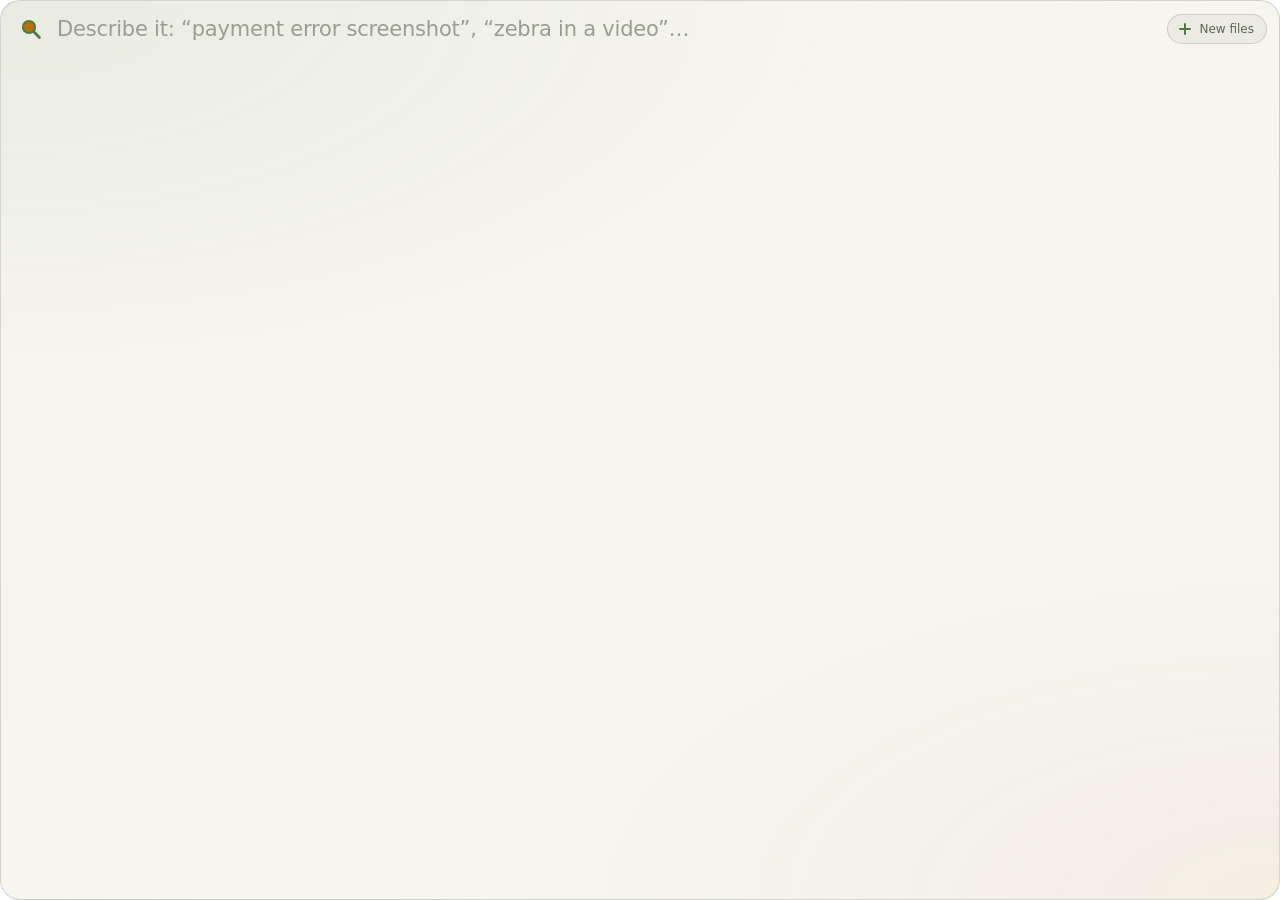
<file: app/ui/index.html>
<!doctype html>
<html lang="en">
<head>
  <meta charset="utf-8">
  <title>SpotLite</title>
  <link rel="stylesheet" href="panel.css">
</head>
<body>
  <main id="panel" class="panel">
    <header class="field">
      <svg class="pick" viewBox="0 0 24 24" aria-hidden="true">
        <path class="handle" d="M14.6 14.6 L20.4 20.4"/>
        <circle class="head" cx="10" cy="10" r="6"/>
      </svg>
      <input id="query" type="text" autocomplete="off" autocorrect="off" spellcheck="false" aria-label="Search"
             placeholder="Describe it: “payment error screenshot”, “zebra in a video”…">
      <button id="dig" class="dig" type="button" tabindex="-1" data-state="idle"
              title="Look for files that are new or changed since the last index, and index only those">
        <span class="dig-mark" aria-hidden="true"></span><span id="dig-label">New files</span>
      </button>
      <div id="progress" class="progress" hidden><span></span></div>
    </header>
    <section id="body" class="body" hidden>
      <div id="list" class="list" role="listbox" aria-label="Results"></div>
      <div id="preview" class="preview" aria-live="polite"></div>
    </section>
    <footer id="footer" class="footer" hidden>
      <span id="summary" class="summary"></span>
      <span id="keys" class="keys"></span>
    </footer>
  </main>
  <script src="panel.js"></script>
</body>
</html>
</file>
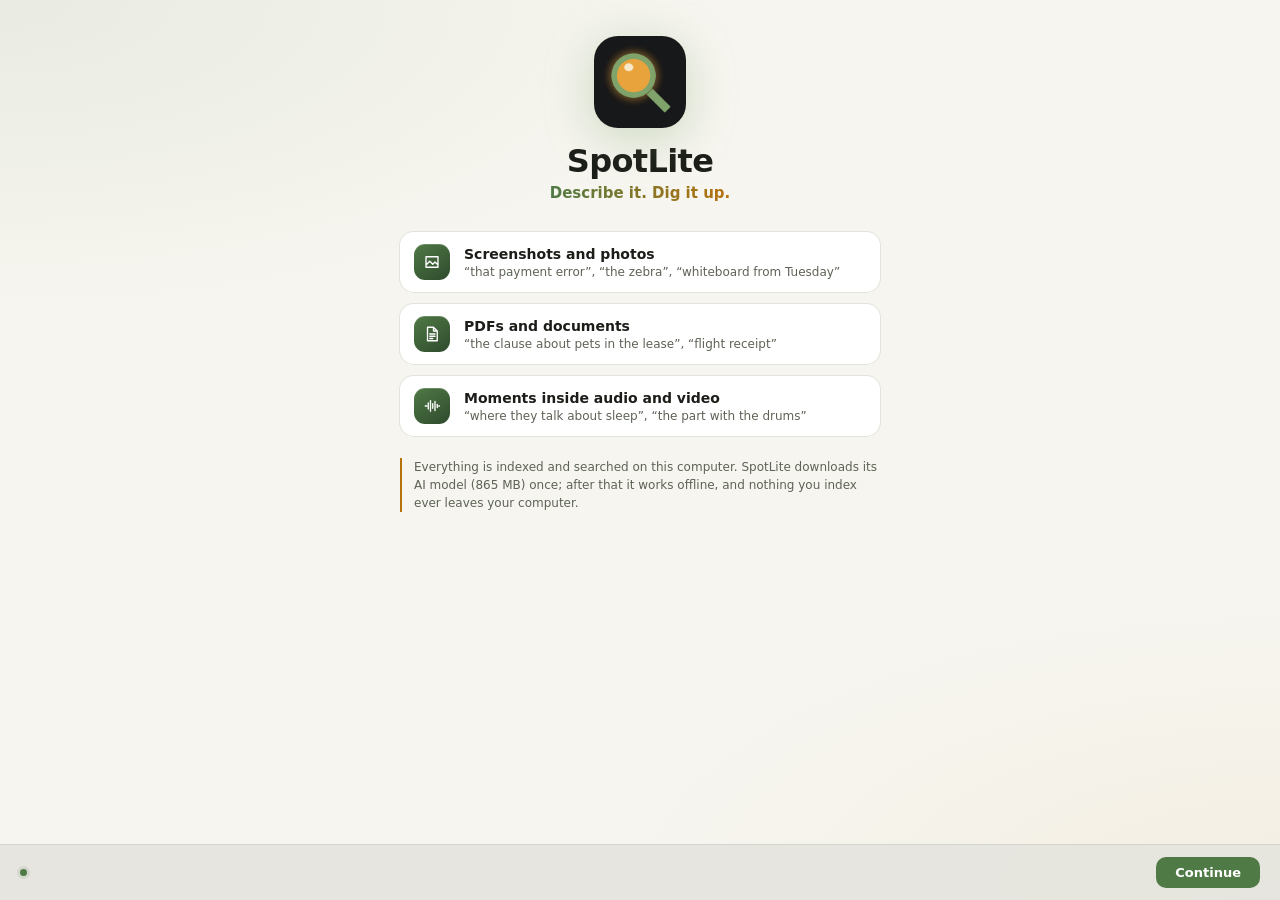
<file: app/ui/setup.html>
<!doctype html>
<html lang="en">
<head>
  <meta charset="utf-8">
  <title>Set Up SpotLite</title>
  <link rel="stylesheet" href="setup.css">
</head>
<body>
  <main>
    <section class="page" id="welcome">
      <div class="hero">
        <img class="icon" src="icon.png" alt="">
        <h1>SpotLite</h1>
        <p class="tagline">Describe it. Dig it up.</p>
      </div>
      <ul class="features">
        <li><span class="tile"><svg viewBox="0 0 24 24"><path d="M4 5 H20 V19 H4 Z M4 16 L9 11 L13 15 L16 12 L20 16"/></svg></span><div><b>Screenshots and photos</b>
          <span>“that payment error”, “the zebra”, “whiteboard from Tuesday”</span></div></li>
        <li><span class="tile"><svg viewBox="0 0 24 24"><path d="M6 3 H14 L19 8 V21 H6 Z M14 3 V8 H19 M9 12 H16 M9 15 H16 M9 18 H13"/></svg></span><div><b>PDFs and documents</b>
          <span>“the clause about pets in the lease”, “flight receipt”</span></div></li>
        <li><span class="tile"><svg viewBox="0 0 24 24"><path d="M3 12 H5 M7 8 V16 M10 5 V19 M13 9 V15 M16 6 V18 M19 10 V14 M21 12 H22"/></svg></span><div><b>Moments inside audio and video</b>
          <span>“where they talk about sleep”, “the part with the drums”</span></div></li>
      </ul>
      <p class="privacy">Everything is indexed and searched on this computer. SpotLite downloads its AI model (865 MB)
        once; after that it works offline, and nothing you index ever leaves your computer.</p>
    </section>

    <section class="page" id="folders" hidden>
      <h2>What should SpotLite search?</h2>
      <p class="subtitle">Pick folders. You can change this anytime from the tray: Choose Folders…</p>
      <div class="folders" id="folder-list"></div>
      <button class="link" id="add-folder">Add Folder…</button>
      <p class="note">SpotLite only reads files: it never changes, moves or uploads them.</p>
    </section>

    <section class="page" id="shortcut" hidden>
      <h2>Search from anywhere</h2>
      <p class="subtitle">Press the shortcut in any app to open the search panel, and describe what you remember.</p>
      <div class="keys" id="keys"></div>
      <h3>In the search panel</h3>
      <dl class="panel-keys">
        <dt>↩</dt><dd>opens the file (at the page or moment, where it can)</dd>
        <dt id="reveal-key">Ctrl+↩</dt><dd id="reveal-text">shows it in its folder</dd>
        <dt>↑ ↓</dt><dd>move between results</dd>
        <dt>Esc</dt><dd>closes the panel</dd>
      </dl>
    </section>

    <section class="page" id="ready" hidden>
      <div class="hero">
        <img class="icon" src="icon.png" alt="">
        <h2>You're all set</h2>
      </div>
      <p class="subtitle centered" id="ready-text">SpotLite lives in the tray, which shows how indexing is going. Files are
        searchable by name at once, and by what's in them as they're indexed.</p>
    </section>
  </main>

  <footer>
    <span class="model" id="model"></span>
    <span class="buttons">
      <button id="back" hidden>Back</button>
      <button class="primary" id="next">Continue</button>
    </span>
  </footer>
  <script src="setup.js"></script>
</body>
</html>
</file>
<file: app/ui/panel.css>
/* The search panel, "Moss & Amber": charcoal touched with moss, amber where your words were found. Sizes and wording
   follow DigUp's Mac app's panel; light or dark follows the system. */

:root {
  --bg: #141613;
  --raised: #1c1f1b;
  --raised-2: #242823;
  --line: rgba(214, 228, 200, 0.08);
  --line-strong: rgba(214, 228, 200, 0.14);
  --text: #eceee6;
  --secondary: #a2a89b;
  --tertiary: #6c7266;
  --moss: #7fa36b;
  --moss-bright: #9cc487;
  --moss-soft: rgba(127, 163, 107, 0.16);
  --amber: #e8a33d;
  --amber-soft: rgba(232, 163, 61, 0.15);
  --on-moss: #0f140d;
  --shadow: 0 14px 34px rgba(0, 0, 0, 0.45);
  --glow-moss: rgba(127, 163, 107, 0.11);
  --glow-amber: rgba(232, 163, 61, 0.06);
  /* A dot per kind of file. */
  --k-screenshot: #9cc487;
  --k-image: #7fa36b;
  --k-pdf: #e8a33d;
  --k-doc: #e8a33d;
  --k-video: #d27a52;
  --k-audio: #6fb3a6;
  --k-code: #9aa7c2;
  --list-width: 336px;
  font-family: "Inter", "Fira Sans", "Open Sans", system-ui, Ubuntu, Cantarell, "Noto Sans", sans-serif;
  font-size: 13px;
  color: var(--text);
}

@media (prefers-color-scheme: light) {
  :root {
    --bg: #f6f5ef;
    --raised: #ffffff;
    --raised-2: #ecebe3;
    --line: rgba(40, 48, 32, 0.09);
    --line-strong: rgba(40, 48, 32, 0.16);
    --text: #1b1d18;
    --secondary: #5d6356;
    --tertiary: #999e91;
    --moss: #4f7a45;
    --moss-bright: #3f6837;
    --moss-soft: rgba(79, 122, 69, 0.13);
    --amber: #b8720c;
    --amber-soft: rgba(201, 127, 18, 0.14);
    --on-moss: #ffffff;
    --shadow: 0 12px 28px rgba(40, 48, 32, 0.18);
    --glow-moss: rgba(79, 122, 69, 0.08);
    --glow-amber: rgba(201, 127, 18, 0.06);
  }
}

* { box-sizing: border-box; }

/* Hidden means hidden: .body and .footer set their own display, which would otherwise win over the attribute. */
[hidden] { display: none !important; }

html, body {
  margin: 0;
  height: 100%;
  background: transparent;
  overflow: hidden;
  user-select: none;
  -webkit-user-select: none;
  cursor: default;
}

/* The panel is as tall as it asked the window to be (--wanted, from panel.js), or the window if that's smaller: should
   a compositor keep the window taller, the rest stays transparent instead of showing an empty strip. */
.panel {
  display: flex;
  flex-direction: column;
  height: min(100vh, var(--wanted, 100vh));
  border-radius: 20px;
  border: 1px solid var(--line-strong);
  overflow: hidden;
  background:
    radial-gradient(110% 70% at 0% 0%, var(--glow-moss), transparent 60%),
    radial-gradient(90% 60% at 100% 100%, var(--glow-amber), transparent 65%),
    var(--bg);
  box-shadow: inset 0 1px 0 rgba(255, 255, 255, 0.04);
}

/* The field */

.field {
  position: relative;
  display: flex;
  align-items: center;
  gap: 12px;
  height: 56px;
  flex: none;
  padding: 0 12px 0 18px;
}

.pick {
  width: 24px;
  height: 24px;
  flex: none;
  stroke: var(--amber);
  stroke-linecap: round;
  stroke-linejoin: round;
}

.pick .handle { fill: none; stroke-width: 2.8; stroke: var(--moss); }
.pick .head { fill: var(--amber); stroke-width: 2.2; stroke: var(--moss); }

#query {
  flex: 1;
  min-width: 0;
  border: 0;
  outline: 0;
  background: transparent;
  color: var(--text);
  caret-color: var(--amber);
  font: inherit;
  font-size: 21px;
  letter-spacing: -0.01em;
}

#query::placeholder { color: var(--tertiary); }

/* "Index new files": a pill that also says how indexing is going. */
.dig {
  display: inline-flex;
  align-items: center;
  gap: 7px;
  height: 30px;
  flex: none;
  padding: 0 12px 0 10px;
  border-radius: 99px;
  border: 1px solid var(--line-strong);
  background: var(--raised-2);
  color: var(--secondary);
  font: inherit;
  font-size: 12px;
  font-weight: 500;
  font-variant-numeric: tabular-nums;
  white-space: nowrap;
  transition: border-color 0.15s, color 0.15s, background 0.15s;
}

.dig:hover { border-color: var(--moss); color: var(--text); }
.dig:active { transform: translateY(0.5px); }

.dig-mark {
  position: relative;
  width: 14px;
  height: 14px;
  flex: none;
}

.dig[data-state="idle"] .dig-mark::before,
.dig[data-state="idle"] .dig-mark::after {
  content: "";
  position: absolute;
  inset: 6px 1px;
  border-radius: 2px;
  background: var(--moss);
}
.dig[data-state="idle"] .dig-mark::after { inset: 1px 6px; }

.dig[data-state="looking"] .dig-mark,
.dig[data-state="indexing"] .dig-mark {
  border-radius: 50%;
  border: 2px solid var(--moss-soft);
  border-top-color: var(--moss);
  animation: spin 0.8s linear infinite;
}

.dig[data-state="indexing"] { color: var(--text); border-color: var(--moss-soft); background: var(--moss-soft); }
.dig[data-state="done"] { color: var(--moss-bright); border-color: var(--moss-soft); }
.dig[data-state="done"] .dig-mark::before {
  content: "";
  position: absolute;
  left: 2px; top: 1px;
  width: 5px; height: 9px;
  border: solid var(--moss);
  border-width: 0 2px 2px 0;
  transform: translate(2px, 0) rotate(45deg);
}
.dig[data-state="error"] { color: var(--amber); border-color: var(--amber-soft); }
.dig[data-state="error"] .dig-mark::before {
  content: "!";
  position: absolute;
  inset: 0;
  display: grid;
  place-items: center;
  font-weight: 700;
  color: var(--amber);
}

@keyframes spin { to { transform: rotate(360deg); } }

/* The digging line under the field: how far indexing has got, or a shimmer while it looks for new files. */
.progress {
  position: absolute;
  left: 18px;
  right: 18px;
  bottom: 0;
  height: 2px;
  border-radius: 2px;
  background: var(--line);
  overflow: hidden;
}

.progress span {
  display: block;
  height: 100%;
  width: var(--done, 0%);
  border-radius: 2px;
  background: linear-gradient(90deg, var(--moss), var(--amber));
  transition: width 0.3s ease-out;
}

.progress.looking span {
  width: 35%;
  animation: shimmer 1.1s ease-in-out infinite;
}

@keyframes shimmer {
  from { transform: translateX(-100%); }
  to { transform: translateX(290%); }
}

/* Results and preview */

.body {
  display: flex;
  flex: 1;
  min-height: 0;
  border-top: 1px solid var(--line);
}

.list {
  width: var(--list-width);
  flex: none;
  overflow-y: auto;
  padding: 6px 8px 10px;
  border-right: 1px solid var(--line);
}

.list::-webkit-scrollbar { width: 8px; }
.list::-webkit-scrollbar-thumb { background: var(--line-strong); border-radius: 8px; border: 2px solid transparent; background-clip: content-box; }

.group-title {
  display: flex;
  align-items: center;
  gap: 7px;
  font-size: 10px;
  font-weight: 700;
  letter-spacing: 0.1em;
  text-transform: uppercase;
  color: var(--tertiary);
  padding: 12px 10px 5px;
}

.group-title::before {
  content: "";
  width: 6px;
  height: 6px;
  border-radius: 50%;
  background: var(--dot, var(--secondary));
  box-shadow: 0 0 0 3px color-mix(in srgb, var(--dot, var(--secondary)) 18%, transparent);
}

.row {
  position: relative;
  display: flex;
  align-items: center;
  gap: 11px;
  padding: 6px 9px;
  border-radius: 12px;
  min-height: 50px;
  transition: background 0.1s;
}

.row:hover { background: rgba(127, 127, 127, 0.06); }

.row.selected {
  background: linear-gradient(90deg, var(--moss-soft), transparent 150%);
  box-shadow: inset 3px 0 0 var(--moss);
}

.thumb {
  width: 38px;
  height: 38px;
  flex: none;
  border-radius: 9px;
  object-fit: cover;
  background: var(--raised-2);
  box-shadow: 0 0 0 1px var(--line);
}

.thumb.icon {
  display: grid;
  place-items: center;
  color: var(--dot, var(--secondary));
}

.thumb.icon svg { width: 20px; height: 20px; fill: none; stroke: currentColor; stroke-width: 1.6; stroke-linecap: round; stroke-linejoin: round; }

.row-text { min-width: 0; flex: 1; }

.row-title {
  display: flex;
  align-items: center;
  gap: 6px;
  font-size: 13px;
  font-weight: 600;
}

.row-title .name { overflow: hidden; text-overflow: ellipsis; white-space: nowrap; }

.row-sub {
  font-size: 11px;
  color: var(--secondary);
  overflow: hidden;
  text-overflow: ellipsis;
  white-space: nowrap;
  margin-top: 3px;
}

.row-sub b, .reason-text b { color: var(--amber); font-weight: 600; }

.badge {
  flex: none;
  font-size: 10px;
  font-weight: 600;
  font-variant-numeric: tabular-nums;
  padding: 1px 7px;
  border-radius: 99px;
  background: var(--amber-soft);
  color: var(--amber);
}

.weaker {
  display: flex;
  align-items: center;
  gap: 6px;
  height: 28px;
  padding: 0 10px;
  margin-top: 6px;
  border-radius: 10px;
  color: var(--tertiary);
  font-size: 12px;
}

.weaker:hover { color: var(--secondary); }
.weaker.selected { background: var(--moss-soft); color: var(--text); }
.weaker .chevron { transition: transform 0.15s; }
.weaker.open .chevron { transform: rotate(90deg); }

.preview {
  flex: 1;
  min-width: 0;
  display: flex;
  flex-direction: column;
  padding: 16px 18px 14px;
  overflow: hidden;
  animation: appear 0.14s ease-out;
}

@keyframes appear { from { opacity: 0.4; } to { opacity: 1; } }

.picture {
  flex: 1;
  min-height: 0;
  display: flex;
  align-items: center;
  justify-content: center;
  position: relative;
}

.picture img, .picture video {
  max-width: 100%;
  max-height: 100%;
  border-radius: 12px;
  box-shadow: var(--shadow), 0 0 0 1px var(--line);
}

.moment {
  position: relative;
  max-width: 100%;
  max-height: 100%;
  display: flex;
}

.moment img { max-width: 100%; max-height: 100%; }

.play {
  position: absolute;
  inset: 0;
  margin: auto;
  width: 56px;
  height: 56px;
  border-radius: 50%;
  background: rgba(15, 20, 13, 0.55);
  border: 1.5px solid rgba(255, 255, 255, 0.75);
  display: grid;
  place-items: center;
  pointer-events: none;
}

.play svg { width: 22px; height: 22px; fill: white; margin-left: 4px; }

.at {
  position: absolute;
  left: 10px;
  bottom: 10px;
  font-size: 12px;
  font-weight: 600;
  font-variant-numeric: tabular-nums;
  color: #fff;
  padding: 2px 8px;
  border-radius: 99px;
  background: rgba(15, 20, 13, 0.6);
  pointer-events: none;
}

.passage {
  flex: 1;
  min-height: 0;
  overflow: hidden;
  font-size: 12.5px;
  line-height: 1.6;
  color: var(--secondary);
  white-space: pre-wrap;
  word-break: break-word;
  user-select: text;
  -webkit-user-select: text;
  padding: 12px 14px;
  border-radius: 12px;
  background: var(--raised);
  box-shadow: 0 0 0 1px var(--line);
  -webkit-mask-image: linear-gradient(to bottom, black 82%, transparent);
}

.passage.code { font-family: "JetBrains Mono", ui-monospace, "Fira Mono", "DejaVu Sans Mono", monospace; font-size: 11.5px; }
.passage b { color: var(--text); }
.passage mark { background: var(--amber-soft); color: var(--text); border-radius: 3px; box-shadow: 0 0 0 1px var(--amber-soft); }

.audio-picture {
  width: 100%;
  display: flex;
  flex-direction: column;
  align-items: center;
  gap: 16px;
  color: var(--secondary);
}

.audio-picture svg { width: 58px; height: 58px; fill: none; stroke: var(--k-audio); stroke-width: 1.5; stroke-linecap: round; }
.audio-picture audio { width: 90%; }

.facts { flex: none; margin-top: 14px; }
.facts .title { font-size: 16px; font-weight: 650; letter-spacing: -0.01em; overflow: hidden; text-overflow: ellipsis; white-space: nowrap; }
.facts .line { font-size: 12px; color: var(--secondary); margin-top: 3px; overflow: hidden; text-overflow: ellipsis; white-space: nowrap; }
.facts .line:first-of-type { color: var(--tertiary); }

.reason {
  display: inline-flex;
  align-items: center;
  gap: 7px;
  font-size: 12px;
  font-weight: 600;
  margin-top: 10px;
  padding: 4px 11px 4px 8px;
  border-radius: 99px;
  background: var(--moss-soft);
  color: var(--moss-bright);
}

.reason svg { width: 15px; height: 15px; fill: none; stroke: currentColor; stroke-width: 2; stroke-linecap: round; flex: none; }
.reason-text { margin: 6px 0 0 4px; font-size: 12px; color: var(--secondary); overflow: hidden; text-overflow: ellipsis; white-space: nowrap; }

.buttons { display: flex; gap: 8px; margin-top: 12px; }

.buttons button {
  font: inherit;
  font-size: 12.5px;
  font-weight: 500;
  color: var(--text);
  background: var(--raised-2);
  border: 1px solid var(--line);
  border-radius: 10px;
  padding: 6px 14px;
  transition: filter 0.1s, border-color 0.1s;
}

.buttons button:first-child { background: var(--moss); color: var(--on-moss); border-color: transparent; font-weight: 600; }
.buttons button:hover { border-color: var(--moss); }
.buttons button:active { filter: brightness(0.92); }

.message {
  flex: 1;
  display: flex;
  flex-direction: column;
  align-items: center;
  justify-content: center;
  gap: 8px;
  text-align: center;
  color: var(--secondary);
  padding: 0 40px;
  line-height: 1.5;
}

.message strong { color: var(--text); font-size: 15px; }
.message::before {
  content: "";
  width: 34px;
  height: 34px;
  border-radius: 50%;
  background: radial-gradient(circle, var(--amber-soft) 40%, transparent 72%);
  box-shadow: 0 0 0 1px var(--amber-soft);
  margin-bottom: 4px;
}

/* The footer */

.footer {
  display: flex;
  align-items: center;
  justify-content: space-between;
  gap: 12px;
  height: 32px;
  flex: none;
  padding: 0 16px;
  font-size: 11px;
  border-top: 1px solid var(--line);
  background: color-mix(in srgb, var(--bg) 70%, black 6%);
}

.summary { color: var(--secondary); white-space: nowrap; overflow: hidden; text-overflow: ellipsis; font-variant-numeric: tabular-nums; }
.keys { color: var(--tertiary); white-space: nowrap; display: flex; align-items: center; gap: 5px; }

kbd {
  font: inherit;
  font-size: 10px;
  font-weight: 600;
  min-width: 18px;
  padding: 1px 5px;
  border-radius: 5px;
  text-align: center;
  color: var(--secondary);
  background: var(--raised-2);
  box-shadow: 0 0 0 1px var(--line), 0 1px 0 var(--line-strong);
}

.keys .gap { width: 8px; }
</file>
<file: app/ui/setup.css>
/* The setup window: SpotLite's first launch, and Choose Folders… later. DigUp's Mac app's onboarding is the
   reference; the look is the panel's, "Moss & Amber". */

:root {
  --bg: #141613;
  --raised: #1c1f1b;
  --raised-2: #242823;
  --line: rgba(214, 228, 200, 0.08);
  --line-strong: rgba(214, 228, 200, 0.15);
  --text: #eceee6;
  --secondary: #a2a89b;
  --tertiary: #6c7266;
  --moss: #7fa36b;
  --moss-deep: #3e5a3f;
  --moss-soft: rgba(127, 163, 107, 0.15);
  --amber: #e8a33d;
  --amber-soft: rgba(232, 163, 61, 0.15);
  --on-moss: #0f140d;
  --glow-moss: rgba(127, 163, 107, 0.12);
  --glow-amber: rgba(232, 163, 61, 0.07);
  font-family: "Inter", "Fira Sans", "Open Sans", system-ui, Ubuntu, Cantarell, "Noto Sans", sans-serif;
  font-size: 13px;
  color: var(--text);
  background: var(--bg);
}

@media (prefers-color-scheme: light) {
  :root {
    --bg: #f6f5ef;
    --raised: #ffffff;
    --raised-2: #ecebe3;
    --line: rgba(40, 48, 32, 0.09);
    --line-strong: rgba(40, 48, 32, 0.16);
    --text: #1b1d18;
    --secondary: #5d6356;
    --tertiary: #999e91;
    --moss: #4f7a45;
    --moss-deep: #2f4a2e;
    --moss-soft: rgba(79, 122, 69, 0.12);
    --amber: #b8720c;
    --amber-soft: rgba(201, 127, 18, 0.13);
    --on-moss: #ffffff;
    --glow-moss: rgba(79, 122, 69, 0.08);
    --glow-amber: rgba(201, 127, 18, 0.06);
  }
}

* { box-sizing: border-box; }

[hidden] { display: none !important; }

html, body { margin: 0; height: 100%; overflow: hidden; }

body {
  display: flex;
  flex-direction: column;
  user-select: none;
  -webkit-user-select: none;
  cursor: default;
  background:
    radial-gradient(90% 55% at 0% 0%, var(--glow-moss), transparent 62%),
    radial-gradient(80% 50% at 100% 100%, var(--glow-amber), transparent 65%),
    var(--bg);
}

main { flex: 1; min-height: 0; overflow-y: auto; padding: 36px 52px 14px; }
main::-webkit-scrollbar { width: 8px; }
main::-webkit-scrollbar-thumb { background: var(--line-strong); border-radius: 8px; }

.page[hidden] { display: none; }
.page { animation: enter 0.22s ease-out; }
@keyframes enter { from { opacity: 0; transform: translateY(6px); } to { opacity: 1; transform: none; } }

.hero { display: flex; flex-direction: column; align-items: center; text-align: center; }

.icon {
  width: 92px;
  height: 92px;
  border-radius: 24px;
  filter: drop-shadow(0 10px 24px rgba(127, 163, 107, 0.35));
}

h1 { font-size: 32px; font-weight: 750; letter-spacing: -0.02em; margin: 14px 0 0; }
h2 { font-size: 24px; font-weight: 700; letter-spacing: -0.015em; margin: 0 0 6px; }
h3 { font-size: 10px; font-weight: 700; text-transform: uppercase; letter-spacing: 0.12em; color: var(--tertiary); margin: 28px 0 10px; }

.tagline {
  font-size: 15px;
  margin: 4px 0 0;
  background: linear-gradient(90deg, var(--moss), var(--amber));
  -webkit-background-clip: text;
  background-clip: text;
  color: transparent;
  font-weight: 600;
}

.subtitle { font-size: 13px; color: var(--secondary); margin: 0 0 18px; line-height: 1.5; }
.centered { text-align: center; max-width: 470px; margin: 18px auto 0; }

.features { list-style: none; padding: 0; margin: 30px auto 0; max-width: 480px; display: grid; gap: 12px; }
.features li {
  display: flex;
  align-items: center;
  gap: 14px;
  padding: 12px 14px;
  border-radius: 14px;
  background: var(--raised);
  box-shadow: 0 0 0 1px var(--line);
}
.features div { display: flex; flex-direction: column; gap: 3px; }
.features b { font-size: 14px; }
.features span:not(.tile) { font-size: 12px; color: var(--secondary); }

.tile {
  width: 36px;
  height: 36px;
  flex: none;
  border-radius: 11px;
  background: linear-gradient(145deg, var(--moss), var(--moss-deep));
  display: grid;
  place-items: center;
  box-shadow: inset 0 1px 0 rgba(255, 255, 255, 0.18);
}
.tile svg { width: 18px; height: 18px; fill: none; stroke: #fff; stroke-width: 1.8; stroke-linecap: round; stroke-linejoin: round; }

.privacy {
  max-width: 480px;
  margin: 22px auto 0;
  font-size: 12px;
  color: var(--secondary);
  line-height: 1.5;
  padding-left: 12px;
  border-left: 2px solid var(--amber);
}

.folders { display: flex; flex-direction: column; gap: 8px; }

.folder {
  display: flex;
  align-items: center;
  gap: 12px;
  padding: 11px 14px;
  background: var(--raised);
  border-radius: 14px;
  box-shadow: 0 0 0 1px var(--line);
  transition: box-shadow 0.12s, background 0.12s;
}
.folder:hover { box-shadow: 0 0 0 1px var(--line-strong); }
.folder:has(input:checked) { background: linear-gradient(90deg, var(--moss-soft), var(--raised) 70%); box-shadow: 0 0 0 1px var(--moss-soft); }

.folder input {
  appearance: none;
  -webkit-appearance: none;
  width: 18px;
  height: 18px;
  flex: none;
  margin: 0;
  border-radius: 6px;
  border: 1.5px solid var(--line-strong);
  background: var(--raised-2);
  display: grid;
  place-items: center;
}
.folder input:checked { background: var(--moss); border-color: var(--moss); }
.folder input:checked::after {
  content: "";
  width: 5px;
  height: 9px;
  border: solid var(--on-moss);
  border-width: 0 2px 2px 0;
  transform: translateY(-1px) rotate(45deg);
}

.folder .text { min-width: 0; flex: 1; }
.folder .name { font-size: 13.5px; font-weight: 600; }
.folder .path { font-size: 11px; color: var(--tertiary); overflow: hidden; text-overflow: ellipsis; white-space: nowrap; margin-top: 1px; }
.folder .counts { font-size: 11px; color: var(--secondary); text-align: right; flex: none; max-width: 52%; font-variant-numeric: tabular-nums; }

button {
  font: inherit;
  font-size: 13px;
  font-weight: 500;
  color: var(--text);
  background: var(--raised-2);
  border: 1px solid var(--line);
  border-radius: 10px;
  padding: 7px 18px;
  transition: border-color 0.12s, filter 0.12s;
}
button:hover { border-color: var(--moss); }
button.primary { background: var(--moss); color: var(--on-moss); border-color: transparent; font-weight: 650; }
button.primary:hover { filter: brightness(1.08); }
button.primary:disabled { opacity: 0.4; filter: none; }
button.link { background: none; border: 0; color: var(--amber); padding: 12px 2px 0; font-weight: 600; }
button.link::before { content: "+ "; }

.note { font-size: 11px; color: var(--tertiary); margin-top: 18px; }

.keys { display: flex; gap: 8px; margin: 10px 0 4px; }
.key {
  min-width: 48px;
  padding: 9px 14px;
  text-align: center;
  font-size: 16px;
  font-weight: 650;
  color: var(--text);
  background: var(--raised);
  border-radius: 11px;
  box-shadow: 0 0 0 1px var(--line-strong), 0 3px 0 var(--line-strong);
}

.panel-keys { display: grid; grid-template-columns: 84px 1fr; gap: 9px 12px; margin: 0; }
.panel-keys dt { font-weight: 650; color: var(--amber); }
.panel-keys dd { margin: 0; color: var(--secondary); }

footer {
  flex: none;
  display: flex;
  align-items: center;
  justify-content: space-between;
  gap: 12px;
  padding: 12px 20px;
  border-top: 1px solid var(--line);
  background: color-mix(in srgb, var(--bg) 80%, black 6%);
}
.model { font-size: 11px; color: var(--secondary); display: inline-flex; align-items: center; gap: 7px; }
.model::before { content: ""; width: 7px; height: 7px; border-radius: 50%; background: var(--moss); box-shadow: 0 0 0 3px var(--moss-soft); }
.buttons { display: flex; gap: 8px; }
</file>
